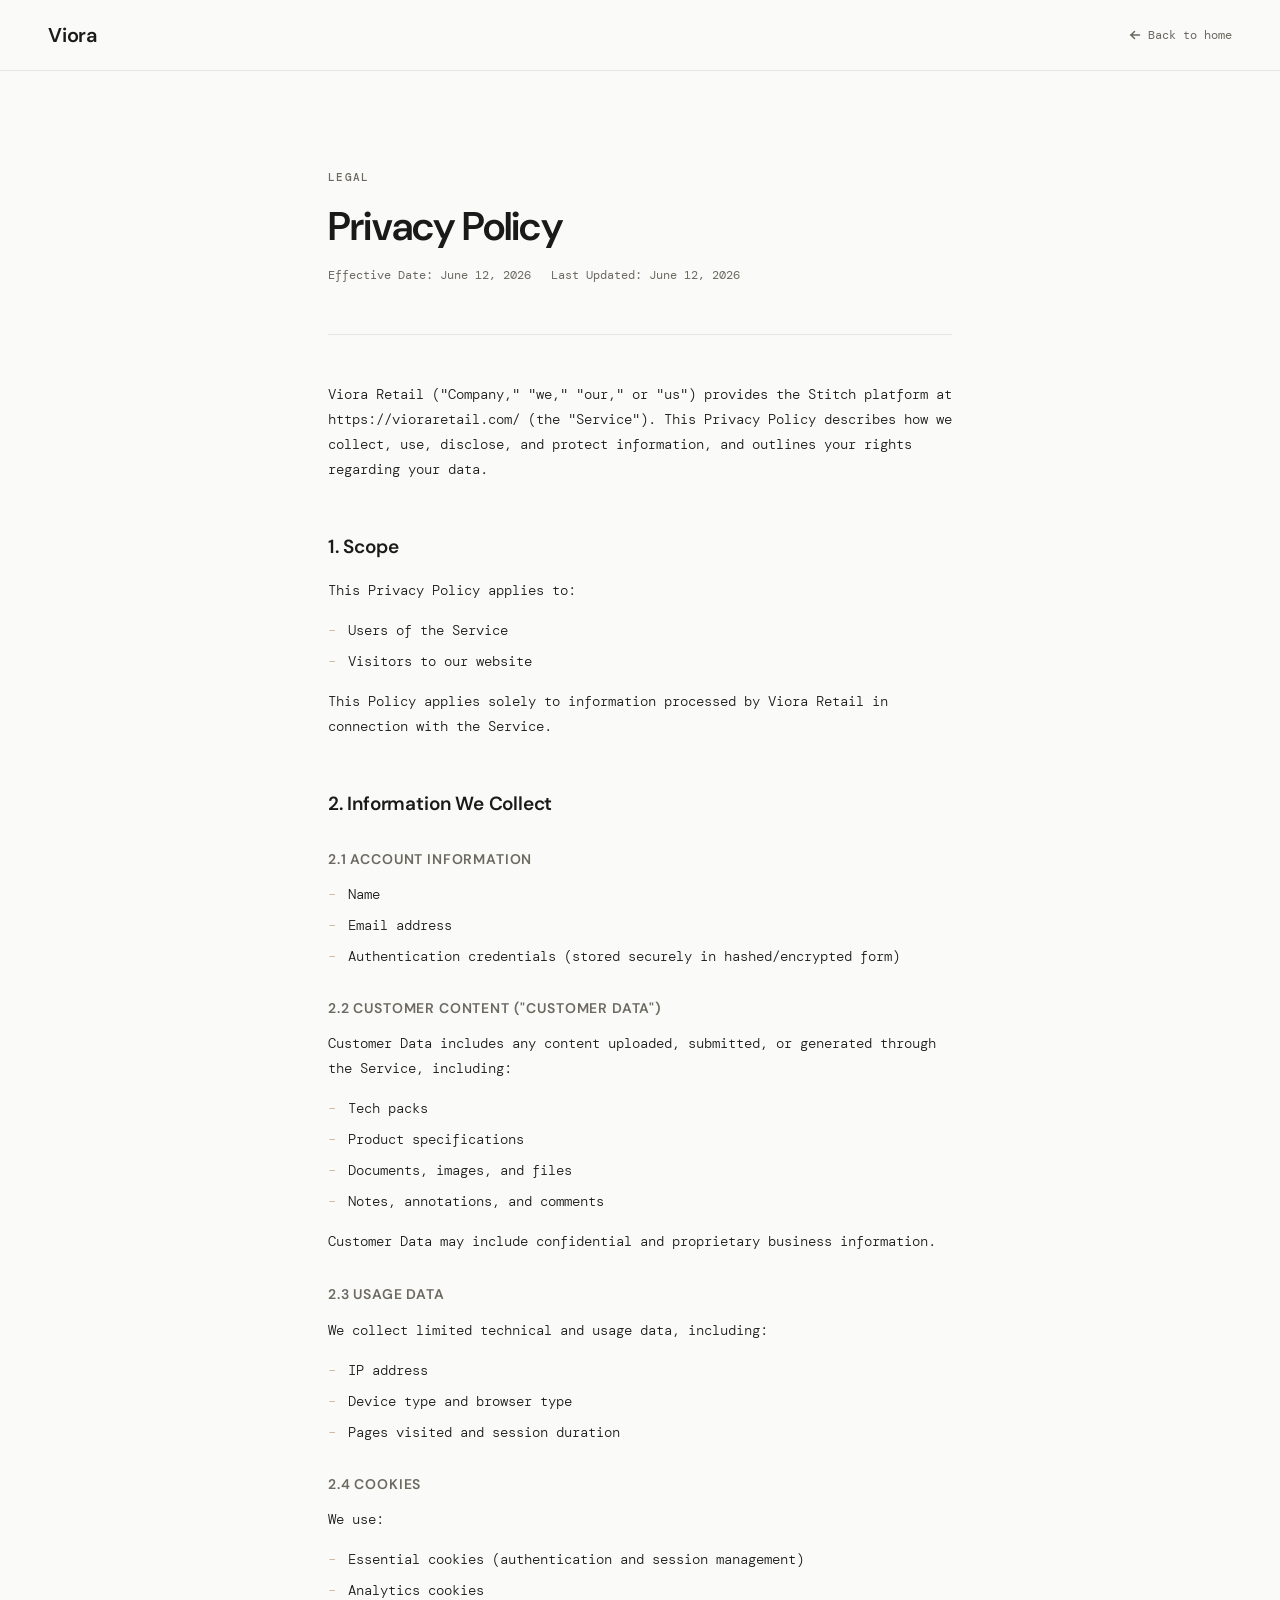
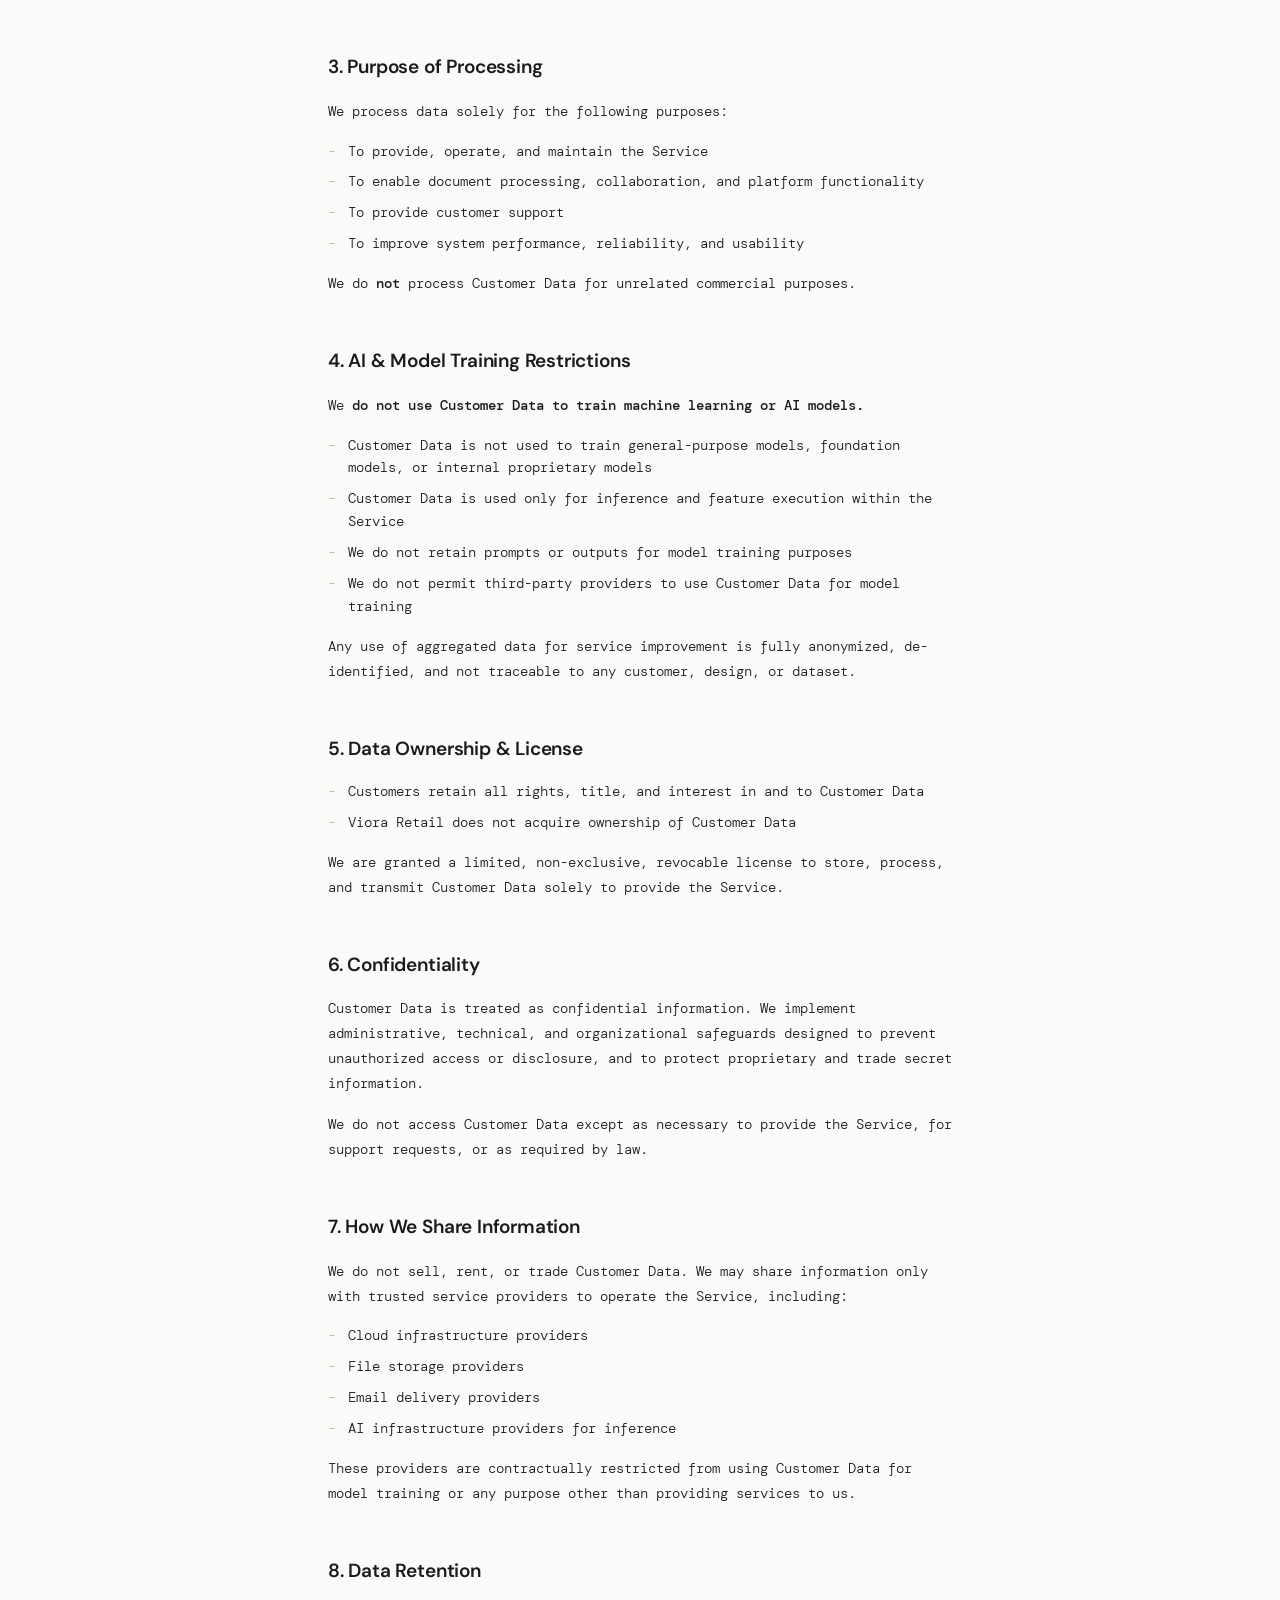
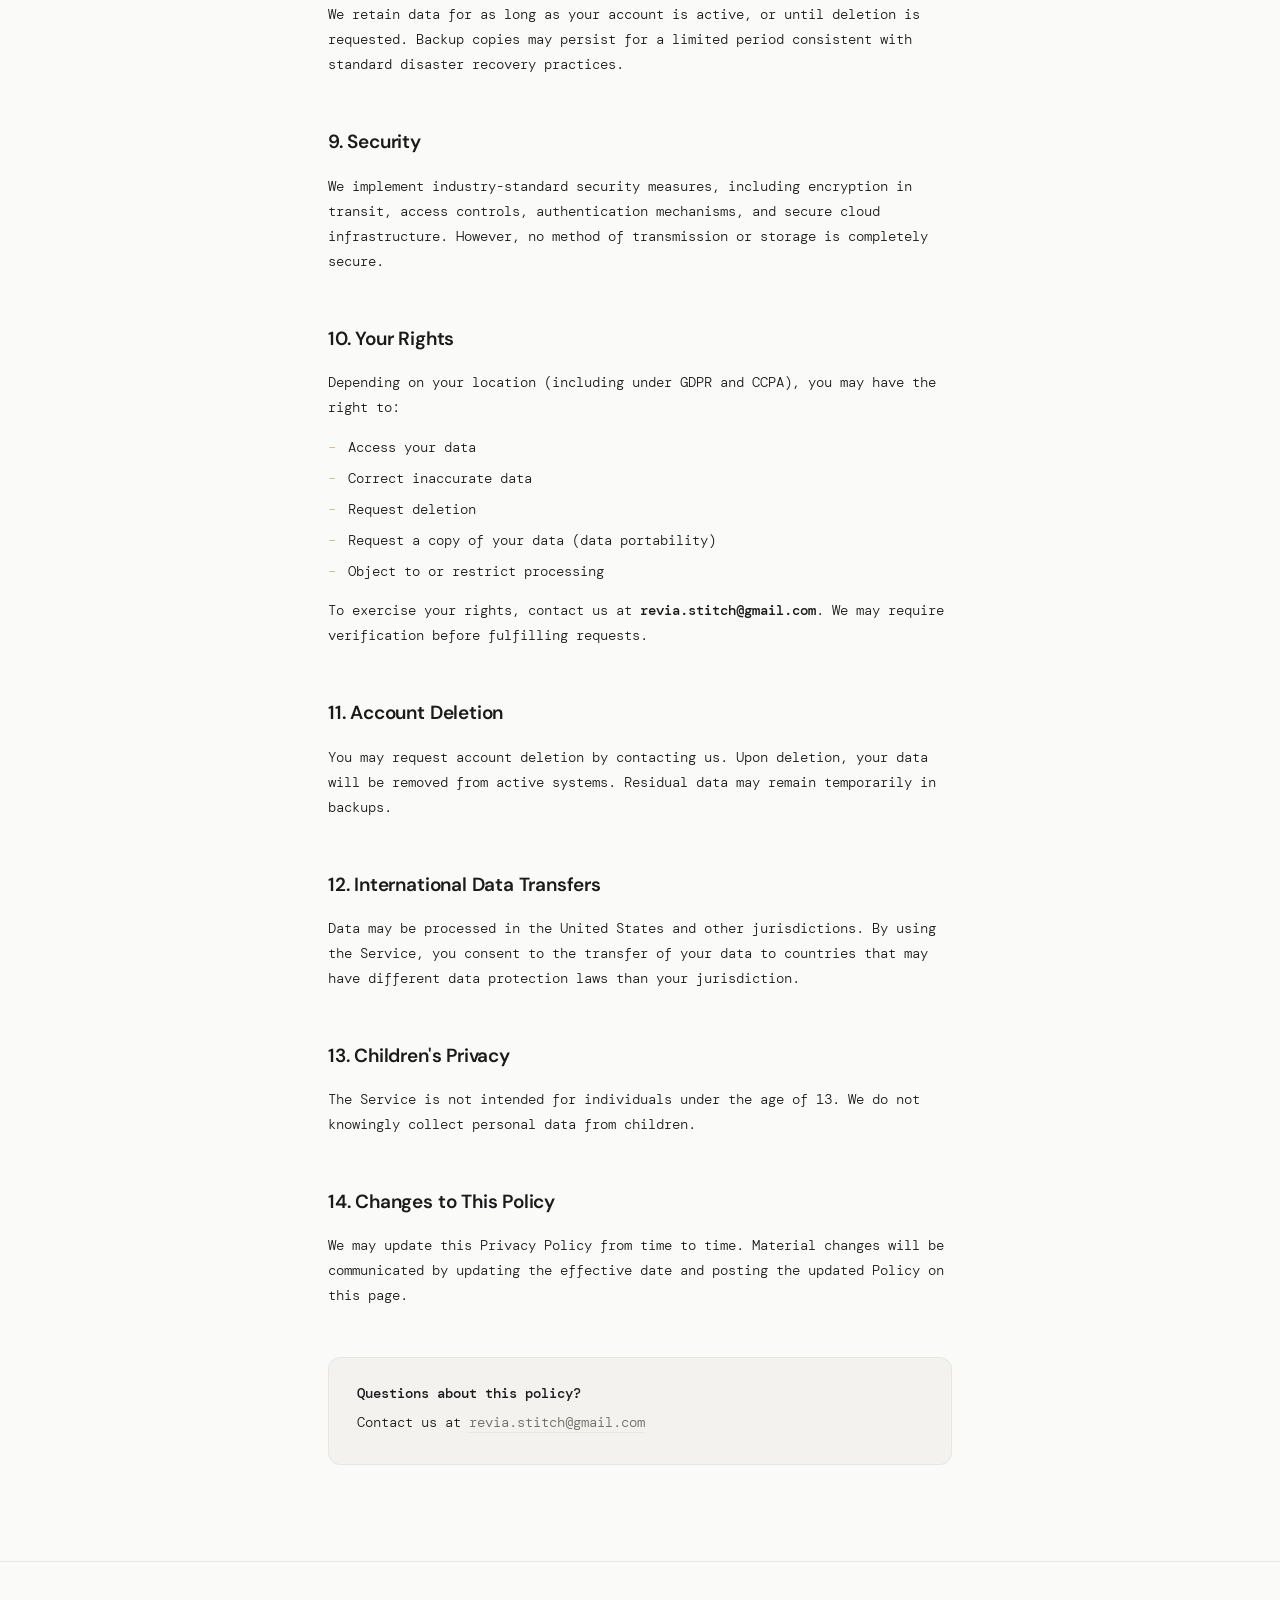
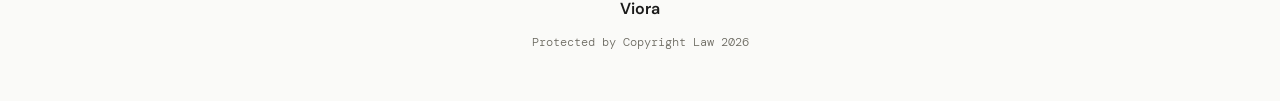
<file: privacy-policy.html>
<!DOCTYPE html>
<html lang="en">
<head>
  <meta charset="UTF-8" />
  <meta name="viewport" content="width=device-width, initial-scale=1.0" />
  <title>Privacy Policy | Viora</title>
  <link rel="preconnect" href="https://fonts.googleapis.com" />
  <link rel="preconnect" href="https://fonts.gstatic.com" crossorigin />
  <link href="https://fonts.googleapis.com/css2?family=DM+Mono:ital,wght@0,300;0,400;0,500;1,300&family=DM+Sans:opsz,wght@9..40,300;9..40,400;9..40,500;9..40,600&display=swap" rel="stylesheet" />
  <style>
    *, *::before, *::after { box-sizing: border-box; margin: 0; padding: 0; }

    :root {
      --bg:      #fafaf8;
      --surface: #f3f2ef;
      --border:  #e8e6e0;
      --text:    #1a1a1a;
      --muted:   #6b6960;
      --accent:  #c8b89a;
      --sans:    'DM Sans', system-ui, sans-serif;
      --mono:    'DM Mono', 'Courier New', monospace;
      --max-w:   720px;
    }

    html { scroll-behavior: smooth; }

    body {
      background: var(--bg);
      color: var(--text);
      font-family: var(--sans);
      font-size: 16px;
      line-height: 1.7;
      -webkit-font-smoothing: antialiased;
    }

    a { color: inherit; text-decoration: none; }

    /* ── Nav ── */
    nav {
      position: sticky;
      top: 0;
      z-index: 10;
      background: rgba(250,250,248,0.9);
      backdrop-filter: blur(12px);
      -webkit-backdrop-filter: blur(12px);
      border-bottom: 1px solid var(--border);
      padding: 18px clamp(20px, 5vw, 48px);
      display: flex;
      align-items: center;
      justify-content: space-between;
    }

    .nav-wordmark {
      font-family: var(--sans);
      font-size: 20px;
      font-weight: 600;
      letter-spacing: -0.01em;
    }

    .nav-back {
      font-family: var(--mono);
      font-size: 12px;
      color: var(--muted);
      display: flex;
      align-items: center;
      gap: 6px;
      transition: color 0.2s;
    }
    .nav-back:hover { color: var(--text); }

    /* ── Page layout ── */
    .page {
      max-width: var(--max-w);
      margin-inline: auto;
      padding: clamp(48px, 8vw, 96px) clamp(20px, 5vw, 48px);
    }

    /* ── Header ── */
    .doc-label {
      font-family: var(--mono);
      font-size: 11px;
      font-weight: 500;
      letter-spacing: 0.12em;
      text-transform: uppercase;
      color: var(--muted);
      margin-bottom: 16px;
    }

    h1 {
      font-family: var(--sans);
      font-size: clamp(28px, 4vw, 40px);
      font-weight: 600;
      letter-spacing: -0.02em;
      line-height: 1.15;
      margin-bottom: 16px;
    }

    .doc-meta {
      font-family: var(--mono);
      font-size: 12px;
      color: var(--muted);
      margin-bottom: 48px;
      display: flex;
      gap: 20px;
      flex-wrap: wrap;
    }

    .divider {
      height: 1px;
      background: var(--border);
      margin-bottom: 48px;
    }

    /* ── Content ── */
    h2 {
      font-family: var(--sans);
      font-size: clamp(16px, 2vw, 19px);
      font-weight: 600;
      letter-spacing: -0.01em;
      margin-top: 48px;
      margin-bottom: 16px;
    }

    h3 {
      font-family: var(--sans);
      font-size: 14px;
      font-weight: 600;
      text-transform: uppercase;
      letter-spacing: 0.06em;
      color: var(--muted);
      margin-top: 28px;
      margin-bottom: 12px;
    }

    p {
      font-family: var(--mono);
      font-size: 13.5px;
      font-weight: 300;
      color: var(--text);
      margin-bottom: 16px;
      line-height: 1.85;
    }

    ul {
      list-style: none;
      margin-bottom: 16px;
      display: flex;
      flex-direction: column;
      gap: 8px;
    }

    ul li {
      font-family: var(--mono);
      font-size: 13.5px;
      font-weight: 300;
      color: var(--text);
      padding-left: 20px;
      position: relative;
      line-height: 1.7;
    }

    ul li::before {
      content: '–';
      position: absolute;
      left: 0;
      color: var(--accent);
    }

    strong {
      font-weight: 500;
      color: var(--text);
    }

    .contact-box {
      background: var(--surface);
      border: 1px solid var(--border);
      border-radius: 12px;
      padding: 24px 28px;
      margin-top: 48px;
    }

    .contact-box p { margin-bottom: 4px; }
    .contact-box a { color: var(--muted); border-bottom: 1px solid var(--border); padding-bottom: 1px; transition: color 0.2s, border-color 0.2s; }
    .contact-box a:hover { color: var(--text); border-color: var(--text); }

    /* ── Footer ── */
    footer {
      border-top: 1px solid var(--border);
      padding: 32px clamp(20px, 5vw, 48px);
      text-align: center;
    }

    .footer-wordmark {
      font-family: var(--sans);
      font-size: 16px;
      font-weight: 600;
      margin-bottom: 8px;
    }

    .footer-copy {
      font-family: var(--mono);
      font-size: 11.5px;
      color: var(--muted);
    }
  </style>
</head>
<body>

  <nav>
    <span class="nav-wordmark">Viora</span>
    <a href="index.html" class="nav-back">
      <svg width="14" height="14" viewBox="0 0 14 14" fill="none" aria-hidden="true">
        <path d="M11.5 7H2.5M6.5 3.5L3 7l3.5 3.5" stroke="currentColor" stroke-width="1.5" stroke-linecap="round" stroke-linejoin="round"/>
      </svg>
      Back to home
    </a>
  </nav>

  <main class="page">

    <p class="doc-label">Legal</p>
    <h1>Privacy Policy</h1>
    <div class="doc-meta">
      <span>Effective Date: June 12, 2026</span>
      <span>Last Updated: June 12, 2026</span>
    </div>
    <div class="divider"></div>

    <p>Viora Retail ("Company," "we," "our," or "us") provides the Stitch platform at https://vioraretail.com/ (the "Service"). This Privacy Policy describes how we collect, use, disclose, and protect information, and outlines your rights regarding your data.</p>

    <h2>1. Scope</h2>
    <p>This Privacy Policy applies to:</p>
    <ul>
      <li>Users of the Service</li>
      <li>Visitors to our website</li>
    </ul>
    <p>This Policy applies solely to information processed by Viora Retail in connection with the Service.</p>

    <h2>2. Information We Collect</h2>

    <h3>2.1 Account Information</h3>
    <ul>
      <li>Name</li>
      <li>Email address</li>
      <li>Authentication credentials (stored securely in hashed/encrypted form)</li>
    </ul>

    <h3>2.2 Customer Content ("Customer Data")</h3>
    <p>Customer Data includes any content uploaded, submitted, or generated through the Service, including:</p>
    <ul>
      <li>Tech packs</li>
      <li>Product specifications</li>
      <li>Documents, images, and files</li>
      <li>Notes, annotations, and comments</li>
    </ul>
    <p>Customer Data may include confidential and proprietary business information.</p>

    <h3>2.3 Usage Data</h3>
    <p>We collect limited technical and usage data, including:</p>
    <ul>
      <li>IP address</li>
      <li>Device type and browser type</li>
      <li>Pages visited and session duration</li>
    </ul>

    <h3>2.4 Cookies</h3>
    <p>We use:</p>
    <ul>
      <li>Essential cookies (authentication and session management)</li>
      <li>Analytics cookies</li>
    </ul>

    <h2>3. Purpose of Processing</h2>
    <p>We process data solely for the following purposes:</p>
    <ul>
      <li>To provide, operate, and maintain the Service</li>
      <li>To enable document processing, collaboration, and platform functionality</li>
      <li>To provide customer support</li>
      <li>To improve system performance, reliability, and usability</li>
    </ul>
    <p>We do <strong>not</strong> process Customer Data for unrelated commercial purposes.</p>

    <h2>4. AI &amp; Model Training Restrictions</h2>
    <p>We <strong>do not use Customer Data to train machine learning or AI models.</strong></p>
    <ul>
      <li>Customer Data is not used to train general-purpose models, foundation models, or internal proprietary models</li>
      <li>Customer Data is used only for inference and feature execution within the Service</li>
      <li>We do not retain prompts or outputs for model training purposes</li>
      <li>We do not permit third-party providers to use Customer Data for model training</li>
    </ul>
    <p>Any use of aggregated data for service improvement is fully anonymized, de-identified, and not traceable to any customer, design, or dataset.</p>

    <h2>5. Data Ownership &amp; License</h2>
    <ul>
      <li>Customers retain all rights, title, and interest in and to Customer Data</li>
      <li>Viora Retail does not acquire ownership of Customer Data</li>
    </ul>
    <p>We are granted a limited, non-exclusive, revocable license to store, process, and transmit Customer Data solely to provide the Service.</p>

    <h2>6. Confidentiality</h2>
    <p>Customer Data is treated as confidential information. We implement administrative, technical, and organizational safeguards designed to prevent unauthorized access or disclosure, and to protect proprietary and trade secret information.</p>
    <p>We do not access Customer Data except as necessary to provide the Service, for support requests, or as required by law.</p>

    <h2>7. How We Share Information</h2>
    <p>We do not sell, rent, or trade Customer Data. We may share information only with trusted service providers to operate the Service, including:</p>
    <ul>
      <li>Cloud infrastructure providers</li>
      <li>File storage providers</li>
      <li>Email delivery providers</li>
      <li>AI infrastructure providers for inference</li>
    </ul>
    <p>These providers are contractually restricted from using Customer Data for model training or any purpose other than providing services to us.</p>

    <h2>8. Data Retention</h2>
    <p>We retain data for as long as your account is active, or until deletion is requested. Backup copies may persist for a limited period consistent with standard disaster recovery practices.</p>

    <h2>9. Security</h2>
    <p>We implement industry-standard security measures, including encryption in transit, access controls, authentication mechanisms, and secure cloud infrastructure. However, no method of transmission or storage is completely secure.</p>

    <h2>10. Your Rights</h2>
    <p>Depending on your location (including under GDPR and CCPA), you may have the right to:</p>
    <ul>
      <li>Access your data</li>
      <li>Correct inaccurate data</li>
      <li>Request deletion</li>
      <li>Request a copy of your data (data portability)</li>
      <li>Object to or restrict processing</li>
    </ul>
    <p>To exercise your rights, contact us at <strong>revia.stitch@gmail.com</strong>. We may require verification before fulfilling requests.</p>

    <h2>11. Account Deletion</h2>
    <p>You may request account deletion by contacting us. Upon deletion, your data will be removed from active systems. Residual data may remain temporarily in backups.</p>

    <h2>12. International Data Transfers</h2>
    <p>Data may be processed in the United States and other jurisdictions. By using the Service, you consent to the transfer of your data to countries that may have different data protection laws than your jurisdiction.</p>

    <h2>13. Children's Privacy</h2>
    <p>The Service is not intended for individuals under the age of 13. We do not knowingly collect personal data from children.</p>

    <h2>14. Changes to This Policy</h2>
    <p>We may update this Privacy Policy from time to time. Material changes will be communicated by updating the effective date and posting the updated Policy on this page.</p>

    <div class="contact-box">
      <p><strong>Questions about this policy?</strong></p>
      <p>Contact us at <a href="mailto:revia.stitch@gmail.com">revia.stitch@gmail.com</a></p>
    </div>

  </main>

  <footer>
    <p class="footer-wordmark">Viora</p>
    <p class="footer-copy">Protected by Copyright Law 2026</p>
  </footer>

</body>
</html>
</file>
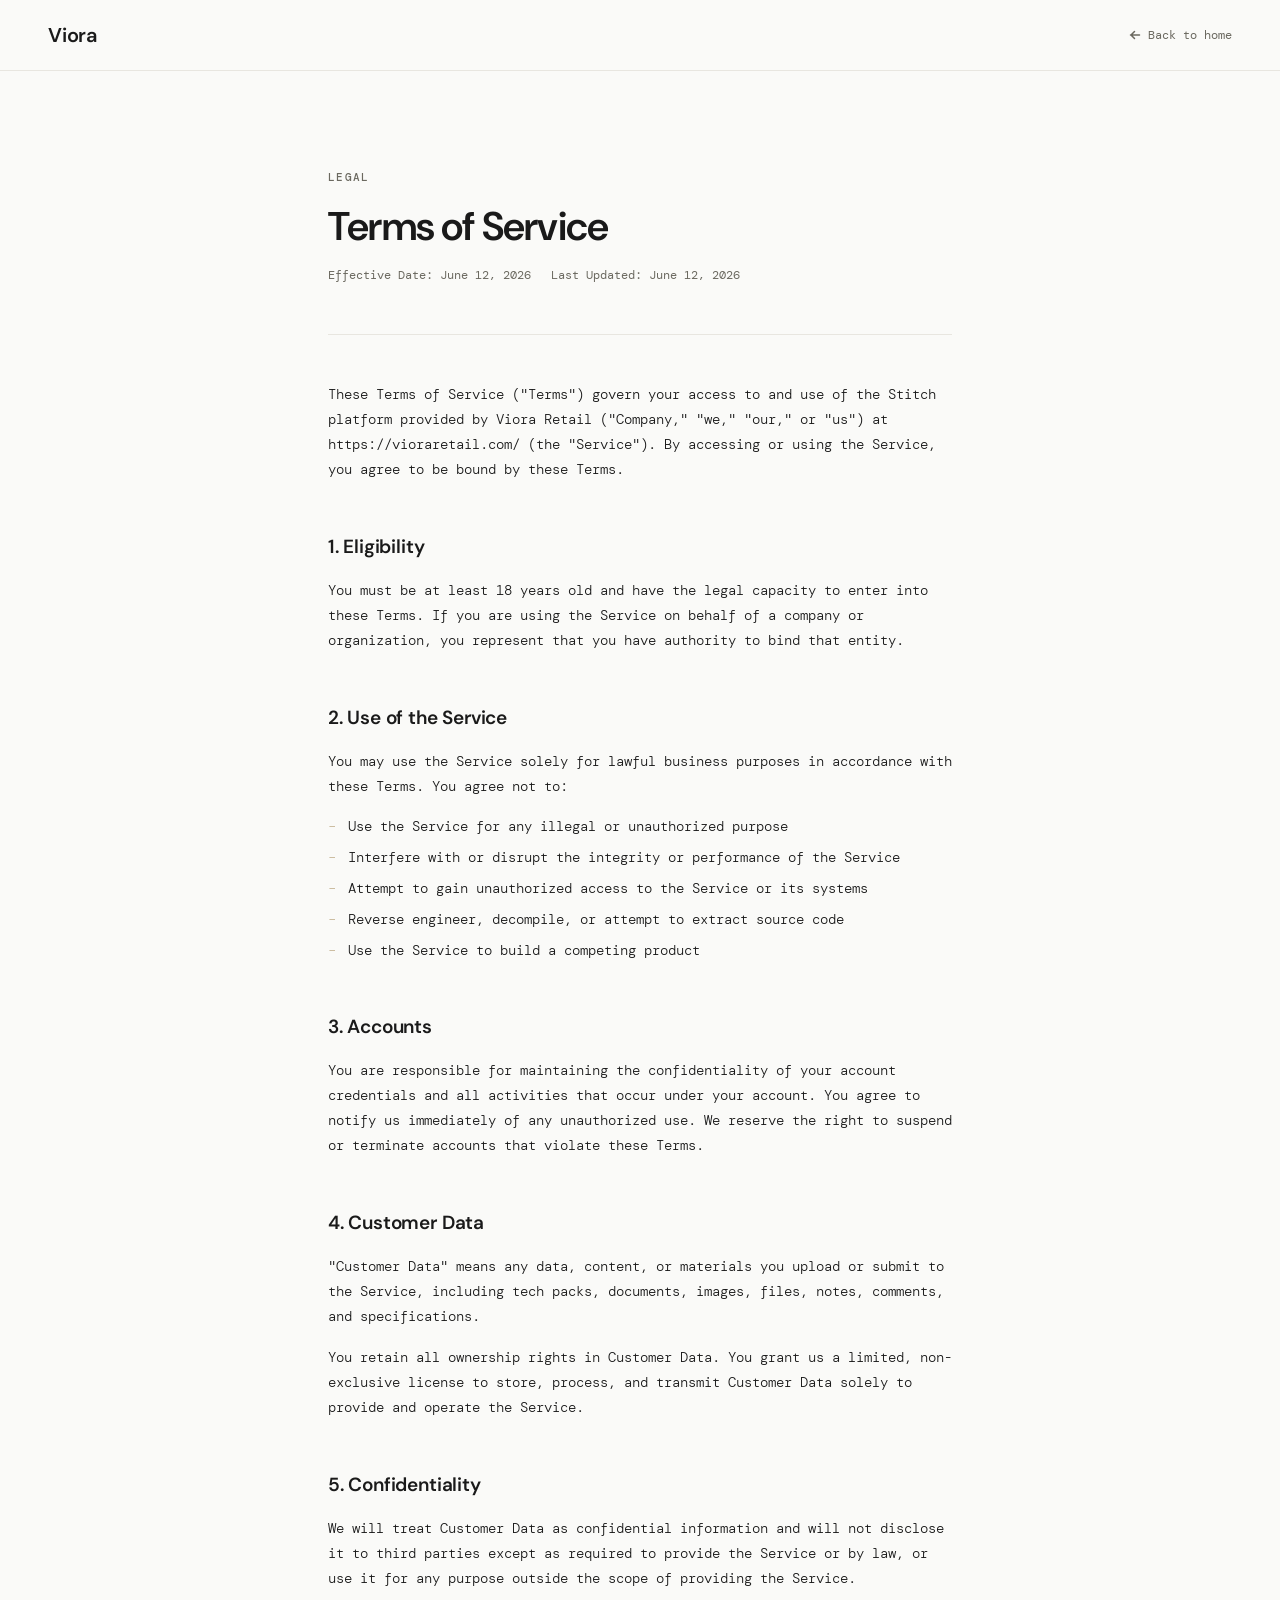
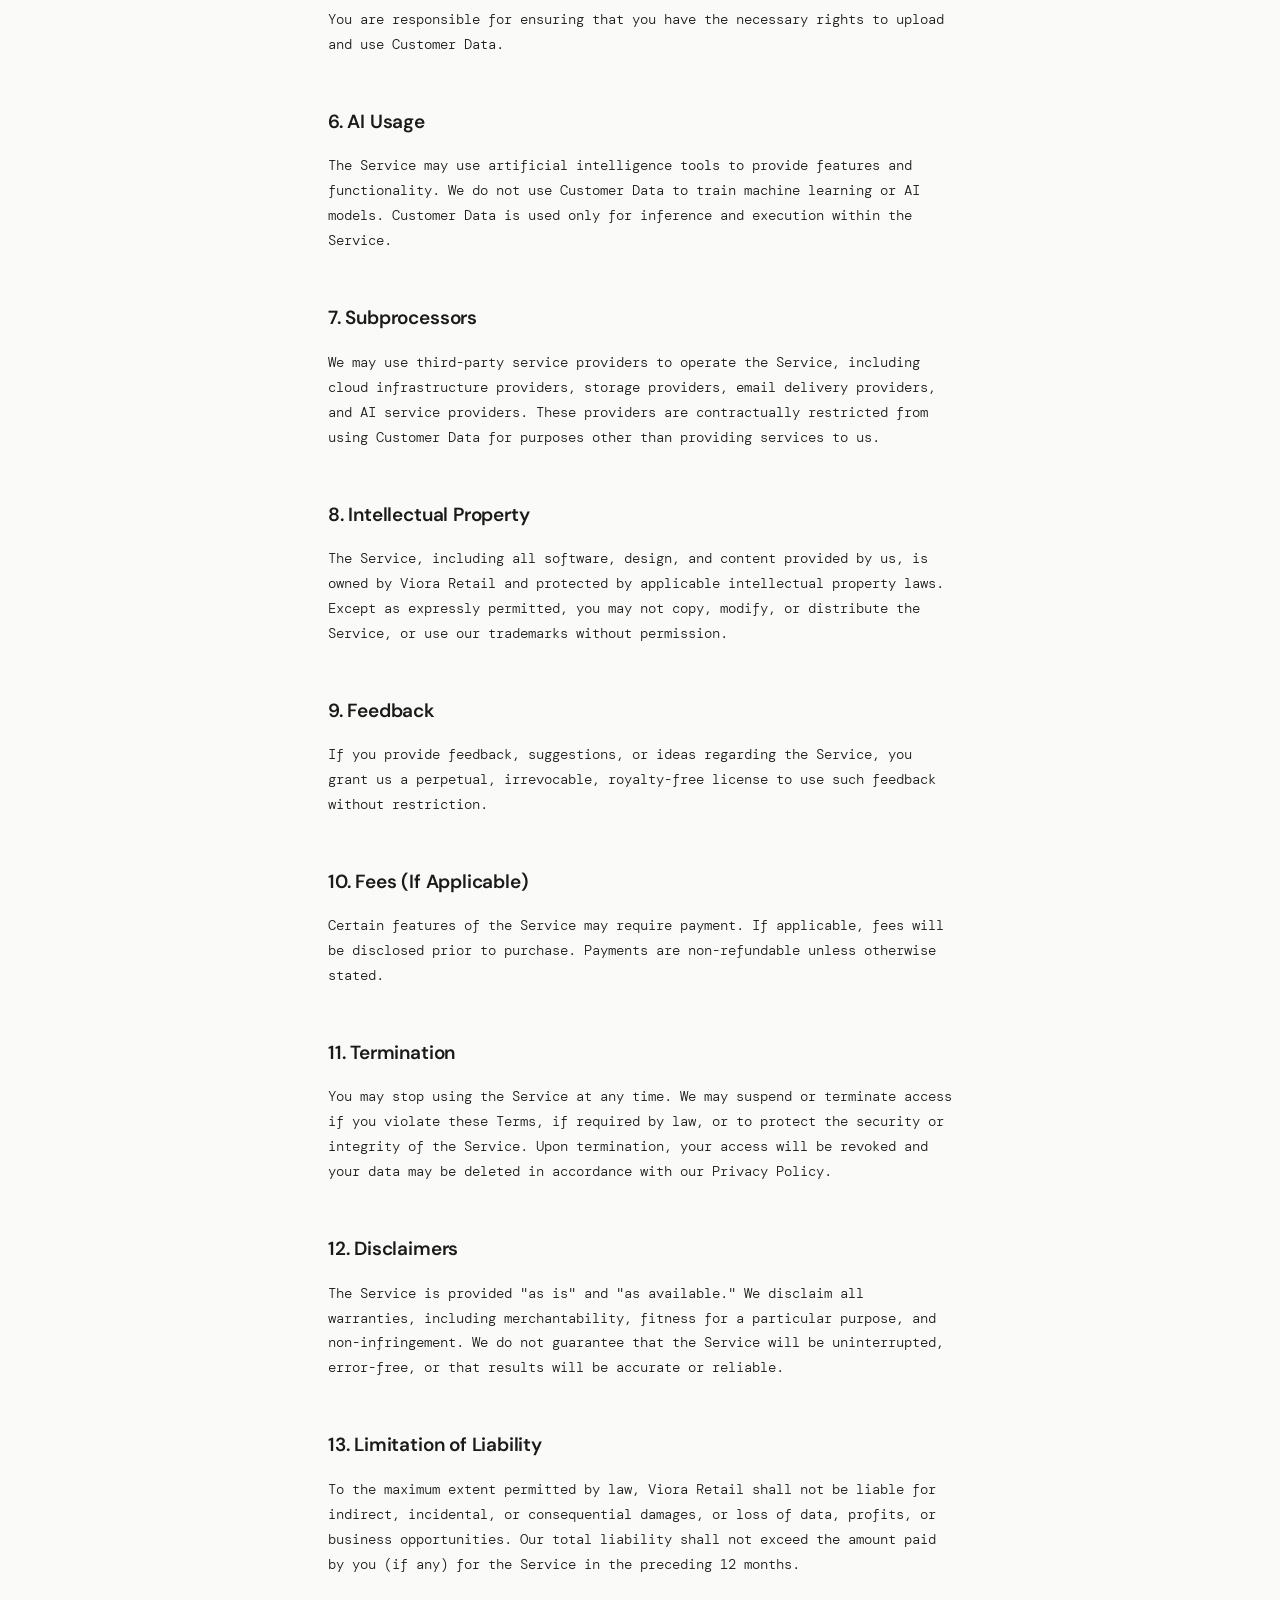
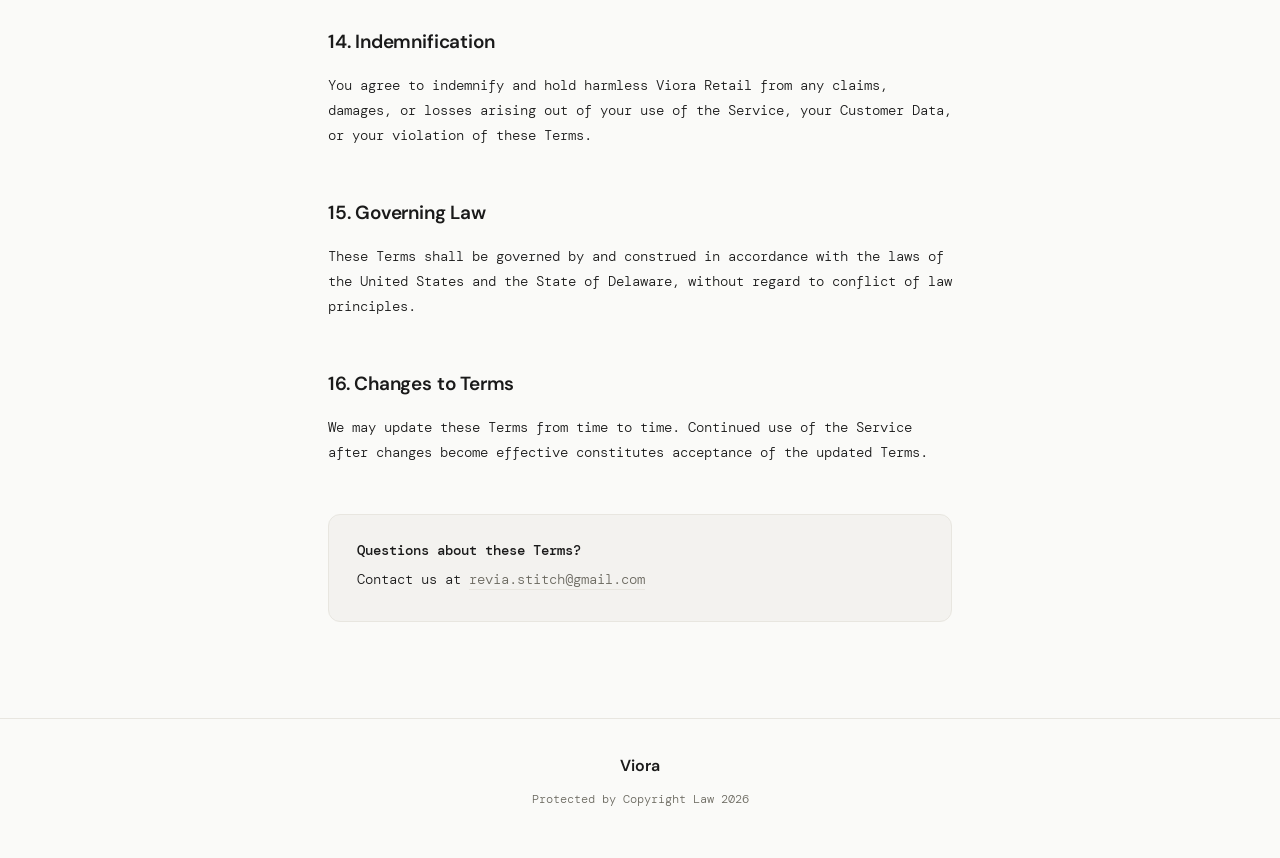
<file: terms-of-service.html>
<!DOCTYPE html>
<html lang="en">
<head>
  <meta charset="UTF-8" />
  <meta name="viewport" content="width=device-width, initial-scale=1.0" />
  <title>Terms of Service | Viora</title>
  <link rel="preconnect" href="https://fonts.googleapis.com" />
  <link rel="preconnect" href="https://fonts.gstatic.com" crossorigin />
  <link href="https://fonts.googleapis.com/css2?family=DM+Mono:ital,wght@0,300;0,400;0,500;1,300&family=DM+Sans:opsz,wght@9..40,300;9..40,400;9..40,500;9..40,600&display=swap" rel="stylesheet" />
  <style>
    *, *::before, *::after { box-sizing: border-box; margin: 0; padding: 0; }

    :root {
      --bg:      #fafaf8;
      --surface: #f3f2ef;
      --border:  #e8e6e0;
      --text:    #1a1a1a;
      --muted:   #6b6960;
      --accent:  #c8b89a;
      --sans:    'DM Sans', system-ui, sans-serif;
      --mono:    'DM Mono', 'Courier New', monospace;
      --max-w:   720px;
    }

    html { scroll-behavior: smooth; }

    body {
      background: var(--bg);
      color: var(--text);
      font-family: var(--sans);
      font-size: 16px;
      line-height: 1.7;
      -webkit-font-smoothing: antialiased;
    }

    a { color: inherit; text-decoration: none; }

    /* ── Nav ── */
    nav {
      position: sticky;
      top: 0;
      z-index: 10;
      background: rgba(250,250,248,0.9);
      backdrop-filter: blur(12px);
      -webkit-backdrop-filter: blur(12px);
      border-bottom: 1px solid var(--border);
      padding: 18px clamp(20px, 5vw, 48px);
      display: flex;
      align-items: center;
      justify-content: space-between;
    }

    .nav-wordmark {
      font-family: var(--sans);
      font-size: 20px;
      font-weight: 600;
      letter-spacing: -0.01em;
    }

    .nav-back {
      font-family: var(--mono);
      font-size: 12px;
      color: var(--muted);
      display: flex;
      align-items: center;
      gap: 6px;
      transition: color 0.2s;
    }
    .nav-back:hover { color: var(--text); }

    /* ── Page layout ── */
    .page {
      max-width: var(--max-w);
      margin-inline: auto;
      padding: clamp(48px, 8vw, 96px) clamp(20px, 5vw, 48px);
    }

    /* ── Header ── */
    .doc-label {
      font-family: var(--mono);
      font-size: 11px;
      font-weight: 500;
      letter-spacing: 0.12em;
      text-transform: uppercase;
      color: var(--muted);
      margin-bottom: 16px;
    }

    h1 {
      font-family: var(--sans);
      font-size: clamp(28px, 4vw, 40px);
      font-weight: 600;
      letter-spacing: -0.02em;
      line-height: 1.15;
      margin-bottom: 16px;
    }

    .doc-meta {
      font-family: var(--mono);
      font-size: 12px;
      color: var(--muted);
      margin-bottom: 48px;
      display: flex;
      gap: 20px;
      flex-wrap: wrap;
    }

    .divider {
      height: 1px;
      background: var(--border);
      margin-bottom: 48px;
    }

    /* ── Content ── */
    h2 {
      font-family: var(--sans);
      font-size: clamp(16px, 2vw, 19px);
      font-weight: 600;
      letter-spacing: -0.01em;
      margin-top: 48px;
      margin-bottom: 16px;
    }

    h3 {
      font-family: var(--sans);
      font-size: 14px;
      font-weight: 600;
      text-transform: uppercase;
      letter-spacing: 0.06em;
      color: var(--muted);
      margin-top: 28px;
      margin-bottom: 12px;
    }

    p {
      font-family: var(--mono);
      font-size: 13.5px;
      font-weight: 300;
      color: var(--text);
      margin-bottom: 16px;
      line-height: 1.85;
    }

    ul {
      list-style: none;
      margin-bottom: 16px;
      display: flex;
      flex-direction: column;
      gap: 8px;
    }

    ul li {
      font-family: var(--mono);
      font-size: 13.5px;
      font-weight: 300;
      color: var(--text);
      padding-left: 20px;
      position: relative;
      line-height: 1.7;
    }

    ul li::before {
      content: '–';
      position: absolute;
      left: 0;
      color: var(--accent);
    }

    strong {
      font-weight: 500;
      color: var(--text);
    }

    .contact-box {
      background: var(--surface);
      border: 1px solid var(--border);
      border-radius: 12px;
      padding: 24px 28px;
      margin-top: 48px;
    }

    .contact-box p { margin-bottom: 4px; }
    .contact-box a { color: var(--muted); border-bottom: 1px solid var(--border); padding-bottom: 1px; transition: color 0.2s, border-color 0.2s; }
    .contact-box a:hover { color: var(--text); border-color: var(--text); }

    /* ── Footer ── */
    footer {
      border-top: 1px solid var(--border);
      padding: 32px clamp(20px, 5vw, 48px);
      text-align: center;
    }

    .footer-wordmark {
      font-family: var(--sans);
      font-size: 16px;
      font-weight: 600;
      margin-bottom: 8px;
    }

    .footer-copy {
      font-family: var(--mono);
      font-size: 11.5px;
      color: var(--muted);
    }
  </style>
</head>
<body>

  <nav>
    <span class="nav-wordmark">Viora</span>
    <a href="index.html" class="nav-back">
      <svg width="14" height="14" viewBox="0 0 14 14" fill="none" aria-hidden="true">
        <path d="M11.5 7H2.5M6.5 3.5L3 7l3.5 3.5" stroke="currentColor" stroke-width="1.5" stroke-linecap="round" stroke-linejoin="round"/>
      </svg>
      Back to home
    </a>
  </nav>

  <main class="page">

    <p class="doc-label">Legal</p>
    <h1>Terms of Service</h1>
    <div class="doc-meta">
      <span>Effective Date: June 12, 2026</span>
      <span>Last Updated: June 12, 2026</span>
    </div>
    <div class="divider"></div>

    <p>These Terms of Service ("Terms") govern your access to and use of the Stitch platform provided by Viora Retail ("Company," "we," "our," or "us") at https://vioraretail.com/ (the "Service"). By accessing or using the Service, you agree to be bound by these Terms.</p>

    <h2>1. Eligibility</h2>
    <p>You must be at least 18 years old and have the legal capacity to enter into these Terms. If you are using the Service on behalf of a company or organization, you represent that you have authority to bind that entity.</p>

    <h2>2. Use of the Service</h2>
    <p>You may use the Service solely for lawful business purposes in accordance with these Terms. You agree not to:</p>
    <ul>
      <li>Use the Service for any illegal or unauthorized purpose</li>
      <li>Interfere with or disrupt the integrity or performance of the Service</li>
      <li>Attempt to gain unauthorized access to the Service or its systems</li>
      <li>Reverse engineer, decompile, or attempt to extract source code</li>
      <li>Use the Service to build a competing product</li>
    </ul>

    <h2>3. Accounts</h2>
    <p>You are responsible for maintaining the confidentiality of your account credentials and all activities that occur under your account. You agree to notify us immediately of any unauthorized use. We reserve the right to suspend or terminate accounts that violate these Terms.</p>

    <h2>4. Customer Data</h2>
    <p>"Customer Data" means any data, content, or materials you upload or submit to the Service, including tech packs, documents, images, files, notes, comments, and specifications.</p>
    <p>You retain all ownership rights in Customer Data. You grant us a limited, non-exclusive license to store, process, and transmit Customer Data solely to provide and operate the Service.</p>

    <h2>5. Confidentiality</h2>
    <p>We will treat Customer Data as confidential information and will not disclose it to third parties except as required to provide the Service or by law, or use it for any purpose outside the scope of providing the Service.</p>
    <p>You are responsible for ensuring that you have the necessary rights to upload and use Customer Data.</p>

    <h2>6. AI Usage</h2>
    <p>The Service may use artificial intelligence tools to provide features and functionality. We do not use Customer Data to train machine learning or AI models. Customer Data is used only for inference and execution within the Service.</p>

    <h2>7. Subprocessors</h2>
    <p>We may use third-party service providers to operate the Service, including cloud infrastructure providers, storage providers, email delivery providers, and AI service providers. These providers are contractually restricted from using Customer Data for purposes other than providing services to us.</p>

    <h2>8. Intellectual Property</h2>
    <p>The Service, including all software, design, and content provided by us, is owned by Viora Retail and protected by applicable intellectual property laws. Except as expressly permitted, you may not copy, modify, or distribute the Service, or use our trademarks without permission.</p>

    <h2>9. Feedback</h2>
    <p>If you provide feedback, suggestions, or ideas regarding the Service, you grant us a perpetual, irrevocable, royalty-free license to use such feedback without restriction.</p>

    <h2>10. Fees (If Applicable)</h2>
    <p>Certain features of the Service may require payment. If applicable, fees will be disclosed prior to purchase. Payments are non-refundable unless otherwise stated.</p>

    <h2>11. Termination</h2>
    <p>You may stop using the Service at any time. We may suspend or terminate access if you violate these Terms, if required by law, or to protect the security or integrity of the Service. Upon termination, your access will be revoked and your data may be deleted in accordance with our Privacy Policy.</p>

    <h2>12. Disclaimers</h2>
    <p>The Service is provided "as is" and "as available." We disclaim all warranties, including merchantability, fitness for a particular purpose, and non-infringement. We do not guarantee that the Service will be uninterrupted, error-free, or that results will be accurate or reliable.</p>

    <h2>13. Limitation of Liability</h2>
    <p>To the maximum extent permitted by law, Viora Retail shall not be liable for indirect, incidental, or consequential damages, or loss of data, profits, or business opportunities. Our total liability shall not exceed the amount paid by you (if any) for the Service in the preceding 12 months.</p>

    <h2>14. Indemnification</h2>
    <p>You agree to indemnify and hold harmless Viora Retail from any claims, damages, or losses arising out of your use of the Service, your Customer Data, or your violation of these Terms.</p>

    <h2>15. Governing Law</h2>
    <p>These Terms shall be governed by and construed in accordance with the laws of the United States and the State of Delaware, without regard to conflict of law principles.</p>

    <h2>16. Changes to Terms</h2>
    <p>We may update these Terms from time to time. Continued use of the Service after changes become effective constitutes acceptance of the updated Terms.</p>

    <div class="contact-box">
      <p><strong>Questions about these Terms?</strong></p>
      <p>Contact us at <a href="mailto:revia.stitch@gmail.com">revia.stitch@gmail.com</a></p>
    </div>

  </main>

  <footer>
    <p class="footer-wordmark">Viora</p>
    <p class="footer-copy">Protected by Copyright Law 2026</p>
  </footer>

</body>
</html>
</file>
